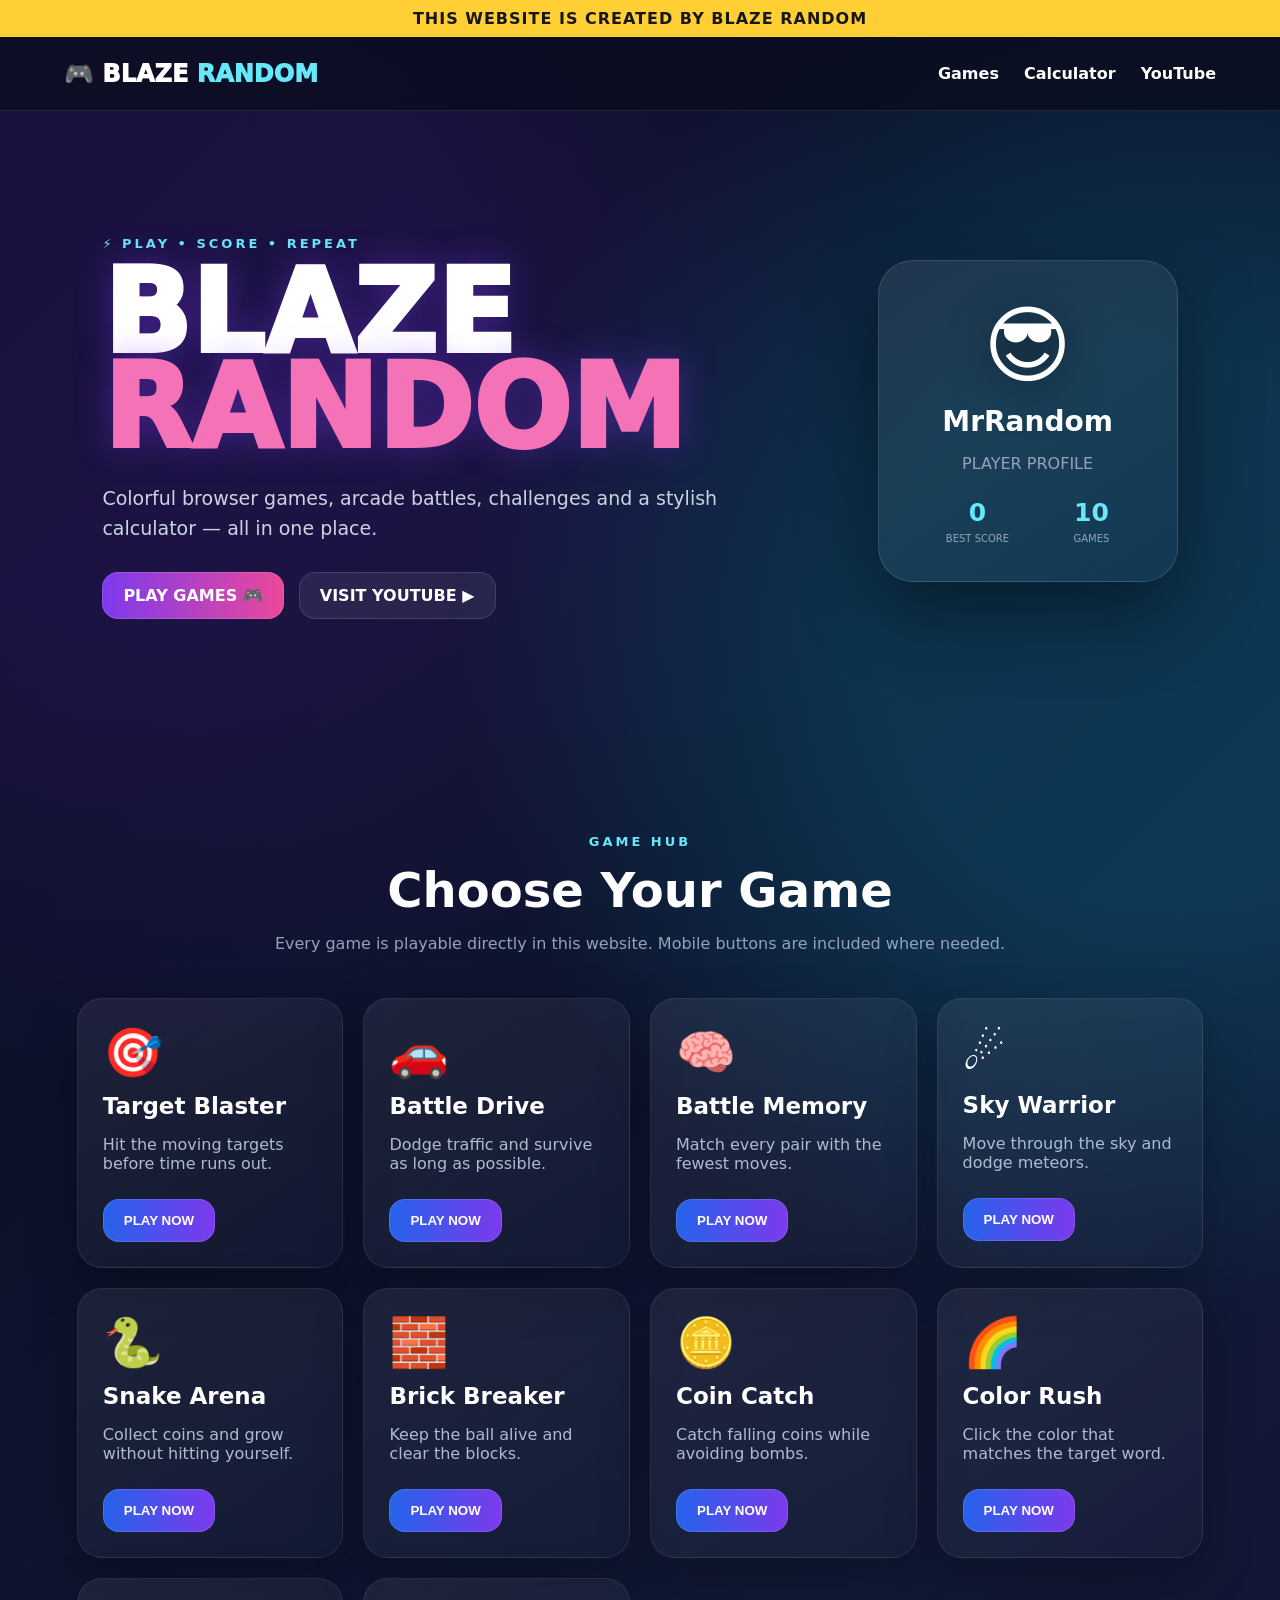
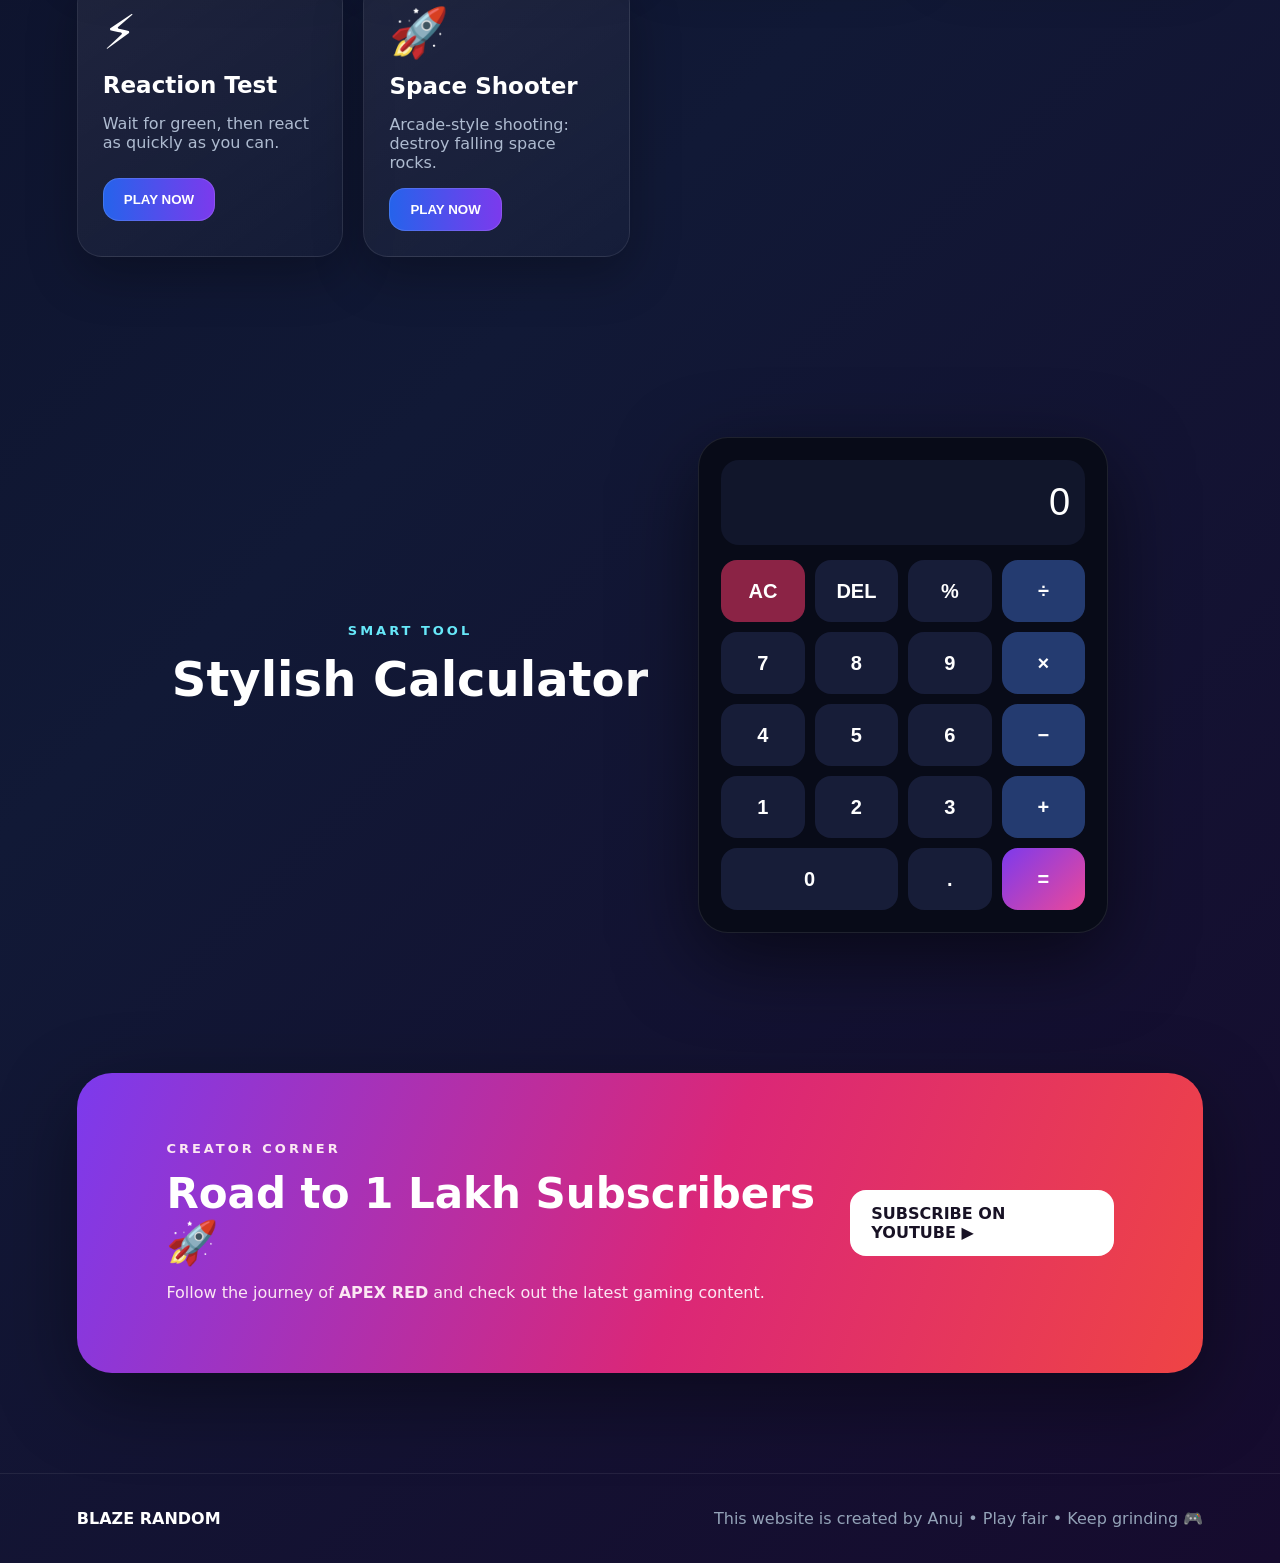
<file: index.html>
<!DOCTYPE html>
<html lang="en">
<head>
<meta charset="UTF-8">
<meta name="viewport" content="width=device-width, initial-scale=1.0">
<title>BLAZE RANDOM</title>
<link rel="stylesheet" href="style.css">
</head>
<body>
<div id="loader"><div class="loader-box"><div class="loader-logo">BLAZE</div><h2>LOADING GAMING ZONE...</h2><div class="loader-bar"><i></i></div></div></div>

<header>
  <div class="topline">THIS WEBSITE IS CREATED BY <b>BLAZE RANDOM</b></div>
  <nav>
    <div class="brand">🎮 BLAZE <span>RANDOM</span></div>
    <div class="navlinks"><a href="#games">Games</a><a href="#calculator">Calculator</a><a href="#youtube">YouTube</a></div>
  </nav>
</header>

<main>
<section class="hero">
  <div class="hero-copy">
    <p class="eyebrow">⚡ PLAY • SCORE • REPEAT</p>
    <h1>BLAZE<br><span>RANDOM</span></h1>
    <p>Colorful browser games, arcade battles, challenges and a stylish calculator — all in one place.</p>
    <div class="hero-buttons"><a class="btn primary" href="#games">PLAY GAMES 🎮</a><a class="btn" href="#youtube">VISIT YOUTUBE ▶</a></div>
  </div>
  <div class="hero-card">
    <div class="avatar">😎</div><h3>MrRandom</h3><p>PLAYER PROFILE</p>
    <div class="stats"><span><b id="bestStat">0</b><small>BEST SCORE</small></span><span><b>10</b><small>GAMES</small></span></div>
  </div>
</section>

<section id="games" class="section">
  <div class="section-title"><p class="eyebrow">GAME HUB</p><h2>Choose Your Game</h2><p>Every game is playable directly in this website. Mobile buttons are included where needed.</p></div>
  <div class="game-grid">
    <article class="game-card"><div class="game-icon">🎯</div><h3>Target Blaster</h3><p>Hit the moving targets before time runs out.</p><button onclick="openGame('target')">PLAY NOW</button></article>
    <article class="game-card"><div class="game-icon">🚗</div><h3>Battle Drive</h3><p>Dodge traffic and survive as long as possible.</p><button onclick="openGame('drive')">PLAY NOW</button></article>
    <article class="game-card"><div class="game-icon">🧠</div><h3>Battle Memory</h3><p>Match every pair with the fewest moves.</p><button onclick="openGame('memory')">PLAY NOW</button></article>
    <article class="game-card"><div class="game-icon">☄️</div><h3>Sky Warrior</h3><p>Move through the sky and dodge meteors.</p><button onclick="openGame('sky')">PLAY NOW</button></article>
    <article class="game-card"><div class="game-icon">🐍</div><h3>Snake Arena</h3><p>Collect coins and grow without hitting yourself.</p><button onclick="openGame('snake')">PLAY NOW</button></article>
    <article class="game-card"><div class="game-icon">🧱</div><h3>Brick Breaker</h3><p>Keep the ball alive and clear the blocks.</p><button onclick="openGame('brick')">PLAY NOW</button></article>
    <article class="game-card"><div class="game-icon">🪙</div><h3>Coin Catch</h3><p>Catch falling coins while avoiding bombs.</p><button onclick="openGame('coin')">PLAY NOW</button></article>
    <article class="game-card"><div class="game-icon">🌈</div><h3>Color Rush</h3><p>Click the color that matches the target word.</p><button onclick="openGame('color')">PLAY NOW</button></article>
    <article class="game-card"><div class="game-icon">⚡</div><h3>Reaction Test</h3><p>Wait for green, then react as quickly as you can.</p><button onclick="openGame('reaction')">PLAY NOW</button></article>
    <article class="game-card"><div class="game-icon">🚀</div><h3>Space Shooter</h3><p>Arcade-style shooting: destroy falling space rocks.</p><button onclick="openGame('space')">PLAY NOW</button></article>
  </div>
</section>

<section id="calculator" class="section calculator-section">
 <div class="section-title"><p class="eyebrow">SMART TOOL</p><h2>Stylish Calculator</h2></div>
 <div class="calculator">
  <input id="calcDisplay" value="0" readonly>
  <div class="calc-grid">
   <button class="danger" onclick="calcClear()">AC</button><button onclick="calcDelete()">DEL</button><button onclick="calcInput('%')">%</button><button class="op" onclick="calcInput('/')">÷</button>
   <button onclick="calcInput('7')">7</button><button onclick="calcInput('8')">8</button><button onclick="calcInput('9')">9</button><button class="op" onclick="calcInput('*')">×</button>
   <button onclick="calcInput('4')">4</button><button onclick="calcInput('5')">5</button><button onclick="calcInput('6')">6</button><button class="op" onclick="calcInput('-')">−</button>
   <button onclick="calcInput('1')">1</button><button onclick="calcInput('2')">2</button><button onclick="calcInput('3')">3</button><button class="op" onclick="calcInput('+')">+</button>
   <button class="zero" onclick="calcInput('0')">0</button><button onclick="calcInput('.')">.</button><button class="equal" onclick="calcEqual()">=</button>
  </div>
 </div>
</section>

<section id="youtube" class="youtube">
 <div><p class="eyebrow">CREATOR CORNER</p><h2>Road to 1 Lakh Subscribers 🚀</h2><p>Follow the journey of <b>APEX RED</b> and check out the latest gaming content.</p></div>
 <a class="ytbtn" href="https://www.youtube.com/@APEX4RED" target="_blank" rel="noopener">SUBSCRIBE ON YOUTUBE ▶</a>
</section>
</main>

<footer><b>BLAZE RANDOM</b><span>This website is created by Anuj • Play fair • Keep grinding 🎮</span></footer>

<div id="gameModal" class="modal">
 <div class="game-window"><button class="close" onclick="closeGame()">✕</button><div id="gameContent"></div></div>
</div>
<script src="script.js"></script>
</body>
</html>
</file>
<file: style.css>
*{box-sizing:border-box}html{scroll-behavior:smooth}body{margin:0;font-family:system-ui,-apple-system,Segoe UI,sans-serif;background:#090b20;color:#fff;overflow-x:hidden;background-image:radial-gradient(circle at 10% 10%,#5b21b633 0 10%,transparent 25%),radial-gradient(circle at 90% 20%,#06b6d433 0 10%,transparent 25%),linear-gradient(135deg,#090b20,#111936 55%,#160b2e)}a{text-decoration:none;color:inherit}.topline{text-align:center;padding:9px;background:#ffcf33;color:#161616;font-weight:900;letter-spacing:1px}nav{height:74px;display:flex;justify-content:space-between;align-items:center;padding:0 5%;background:#0a0d20cc;backdrop-filter:blur(12px);position:sticky;top:0;z-index:20;border-bottom:1px solid #ffffff18}.brand{font-size:24px;font-weight:1000}.brand span{color:#67e8f9}.navlinks{display:flex;gap:25px;font-weight:800}.navlinks a:hover{color:#67e8f9}.hero{min-height:620px;display:flex;align-items:center;justify-content:space-between;gap:50px;padding:80px 8%;max-width:1500px;margin:auto}.eyebrow{font-size:13px;letter-spacing:3px;font-weight:900;color:#67e8f9}.hero h1{font-size:clamp(58px,9vw,125px);line-height:.82;margin:15px 0 28px;font-weight:1000;text-shadow:0 0 35px #7c3aed66}.hero h1 span{color:#f472b6}.hero-copy>p:not(.eyebrow){max-width:650px;color:#cbd5e1;font-size:19px;line-height:1.6}.hero-buttons{display:flex;gap:15px;flex-wrap:wrap;margin-top:28px}.btn,.game-card button,.ytbtn{display:inline-block;border:0;border-radius:16px;padding:14px 21px;background:#ffffff12;color:#fff;font-weight:900;cursor:pointer;box-shadow:inset 0 0 0 1px #ffffff20;transition:.2s}.btn:hover,.game-card button:hover,.ytbtn:hover{transform:translateY(-3px);background:#ffffff20}.primary{background:linear-gradient(90deg,#7c3aed,#ec4899)}.hero-card{width:300px;padding:35px;border-radius:35px;background:linear-gradient(145deg,#ffffff16,#ffffff06);border:1px solid #ffffff20;box-shadow:0 30px 80px #0007;text-align:center}.avatar{font-size:85px;filter:drop-shadow(0 10px 20px #0008)}.hero-card h3{font-size:28px;margin:10px 0 0}.hero-card p{color:#94a3b8}.stats{display:flex;justify-content:space-around;margin-top:25px}.stats b{display:block;font-size:25px;color:#67e8f9}.stats small{font-size:10px;color:#94a3b8}.section{padding:90px 6%;max-width:1500px;margin:auto}.section-title{text-align:center;margin-bottom:45px}.section-title h2{font-size:48px;margin:8px 0}.section-title>p:last-child{color:#94a3b8}.game-grid{display:grid;grid-template-columns:repeat(auto-fit,minmax(220px,1fr));gap:20px}.game-card{padding:25px;border-radius:25px;background:linear-gradient(145deg,#ffffff12,#ffffff05);border:1px solid #ffffff16;min-height:245px;box-shadow:0 18px 50px #0004;transition:.25s}.game-card:hover{transform:translateY(-8px);border-color:#67e8f955}.game-icon{font-size:48px}.game-card h3{margin:12px 0 8px;font-size:23px}.game-card p{min-height:48px;color:#aebbd0}.game-card button{background:linear-gradient(90deg,#2563eb,#7c3aed)}.calculator-section{display:flex;align-items:center;justify-content:center;gap:50px}.calculator{width:min(410px,100%);padding:22px;border-radius:30px;background:#080b18;border:1px solid #ffffff18;box-shadow:0 25px 80px #0008}.calculator input{width:100%;height:85px;background:#11162b;border:0;border-radius:18px;color:#fff;text-align:right;padding:15px;font-size:38px;margin-bottom:15px;outline:0}.calc-grid{display:grid;grid-template-columns:repeat(4,1fr);gap:10px}.calc-grid button{height:62px;border:0;border-radius:16px;background:#171d38;color:#fff;font-size:20px;font-weight:900;cursor:pointer}.calc-grid button:hover{background:#273155}.calc-grid .op{background:#243b70}.calc-grid .equal{background:linear-gradient(135deg,#7c3aed,#ec4899)}.calc-grid .danger{background:#8b2345}.calc-grid .zero{grid-column:span 2}.youtube{margin:50px 6% 100px;padding:55px 7%;border-radius:35px;background:linear-gradient(110deg,#7c3aed,#db2777 55%,#ef4444);display:flex;align-items:center;justify-content:space-between;gap:30px;box-shadow:0 25px 80px #0006}.youtube h2{font-size:42px;margin:8px 0}.youtube p{color:#fce7f3}.ytbtn{background:#fff;color:#181225}.modal{position:fixed;inset:0;background:#020313dd;backdrop-filter:blur(10px);display:none;align-items:center;justify-content:center;padding:20px;z-index:50}.modal.show{display:flex}.game-window{position:relative;width:min(900px,100%);max-height:92vh;overflow:auto;padding:30px;border-radius:28px;background:#0b1025;border:1px solid #ffffff20;box-shadow:0 30px 100px #000}.close{position:absolute;right:15px;top:15px;border:0;background:#ffffff12;color:#fff;border-radius:50%;width:40px;height:40px;font-size:20px;cursor:pointer;z-index:3}.game-title{text-align:center;font-size:32px;margin:0 0 10px}.game-info{text-align:center;color:#aebbd0}.arena{height:430px;position:relative;overflow:hidden;border-radius:22px;background:linear-gradient(#07113b,#10235d);border:1px solid #ffffff18;margin:18px 0}.target{position:absolute;width:58px;height:58px;border-radius:50%;border:7px solid #fff;background:#ef4444;box-shadow:0 0 25px #f43f5e;cursor:pointer}.hud{display:flex;justify-content:space-between;font-weight:900;padding:5px 5px 15px;color:#67e8f9}.restart{display:block;margin:10px auto;border:0;border-radius:13px;padding:11px 18px;background:#7c3aed;color:#fff;font-weight:900;cursor:pointer}.drive-road{height:430px;position:relative;overflow:hidden;border-radius:22px;background:repeating-linear-gradient(90deg,#252a38 0 31%,#facc15 31% 32%,#252a38 32% 34%,#facc15 34% 35%,#252a38 35% 66%,#facc15 66% 67%,#252a38 67% 69%,#facc15 69% 70%,#252a38 70%);}.car{position:absolute;width:58px;height:95px;border-radius:14px;background:#38bdf8;bottom:18px;left:calc(50% - 29px);box-shadow:0 10px 20px #000}.enemy{position:absolute;width:55px;height:90px;border-radius:14px;background:#f43f5e;top:-100px}.touch{display:flex;justify-content:center;gap:12px}.touch button{border:0;border-radius:14px;background:#ffffff16;color:#fff;padding:12px 22px;font-size:22px}.memory-grid{display:grid;grid-template-columns:repeat(4,1fr);gap:12px;max-width:500px;margin:20px auto}.memory-card{height:90px;border:0;border-radius:15px;background:#25305a;color:#fff;font-size:35px;cursor:pointer}.memory-card.open,.memory-card.done{background:#7c3aed}.snake-board{width:min(420px,100%);aspect-ratio:1;margin:auto;background:#06162b;border:4px solid #334155;display:grid;grid-template-columns:repeat(20,1fr)}.snake-cell{border:1px solid #ffffff04}.snake{background:#22c55e}.food{background:#facc15;border-radius:50%}.simple-canvas{display:block;width:min(760px,100%);height:auto;margin:auto;border-radius:20px;background:#050a1c;border:1px solid #ffffff18}.color-options{display:flex;gap:12px;justify-content:center;flex-wrap:wrap;margin:20px}.color-options button{border:0;border-radius:14px;padding:16px 24px;color:#fff;font-weight:900;cursor:pointer}.reaction-box{height:300px;border-radius:22px;display:flex;align-items:center;justify-content:center;font-size:30px;font-weight:1000;background:#7f1d1d;cursor:pointer}.reaction-box.ready{background:#166534}.reaction-box.wait{background:#7f1d1d}.result{text-align:center;font-size:22px;font-weight:900;min-height:32px}footer{padding:35px 6%;display:flex;justify-content:space-between;gap:20px;flex-wrap:wrap;border-top:1px solid #ffffff12;color:#94a3b8}footer b{color:#fff}@media(max-width:800px){.hero{flex-direction:column;text-align:center;padding-top:55px}.hero-copy>p:not(.eyebrow){font-size:16px}.hero-card{width:min(330px,100%)}.navlinks{display:none}.section-title h2{font-size:36px}.calculator-section{display:block}.youtube{flex-direction:column;text-align:center}.youtube h2{font-size:32px}.arena{height:360px}}
#loader{position:fixed;inset:0;background:#07091a;z-index:100;display:grid;place-items:center}.loader-box{text-align:center}.loader-logo{font-size:80px;font-weight:1000;color:#67e8f9;text-shadow:0 0 35px #22d3ee}.loader-bar{width:260px;height:8px;background:#ffffff14;border-radius:10px;overflow:hidden;margin:20px auto}.loader-bar i{display:block;width:100%;height:100%;background:linear-gradient(90deg,#7c3aed,#ec4899);animation:load 1.2s ease-in-out infinite}@keyframes load{from{transform:translateX(-100%)}to{transform:translateX(100%)}}
</file>
